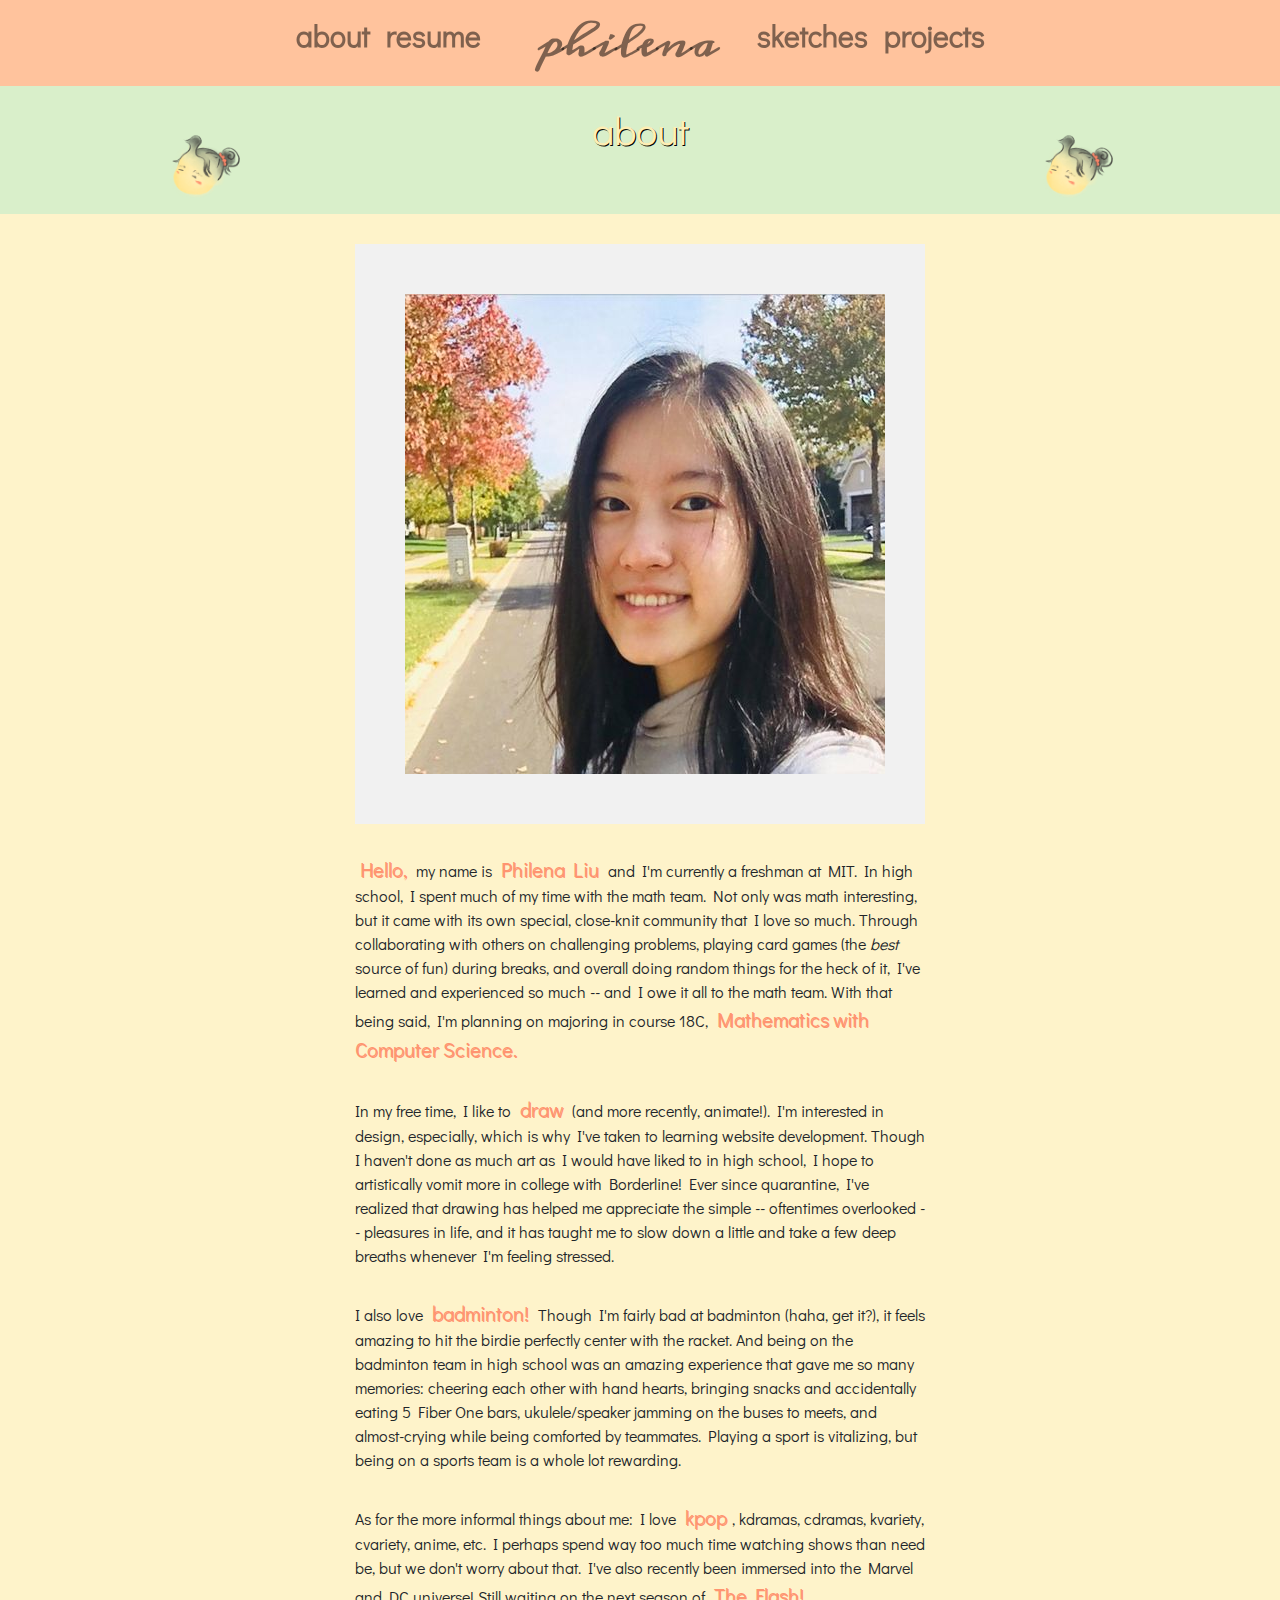
<file: about.html>
<!DOCTYPE html>
<html lang="en">
<head>
	<meta name="viewport" content="width=device-width, initial-scale=1.0"> <!-- should do this on all sites, sets width of page to follow screen width of device, sets initial zoom level-->
	<meta http-equiv="Content-Type" content="text/html; charset=utf-8">
	<!-- Latest compiled and minified CSS -->
	<link rel="stylesheet" href="https://maxcdn.bootstrapcdn.com/bootstrap/4.5.2/css/bootstrap.min.css">

	<!-- jQuery library -->
	<script src="https://ajax.googleapis.com/ajax/libs/jquery/3.5.1/jquery.min.js"></script>

	<!-- Popper JS -->
	<script src="https://cdnjs.cloudflare.com/ajax/libs/popper.js/1.16.0/umd/popper.min.js"></script>

	<!-- Latest compiled JavaScript -->
	<script src="https://maxcdn.bootstrapcdn.com/bootstrap/4.5.2/js/bootstrap.min.js"></script>

	<link rel= "stylesheet" href="mystyle.css">

	<link href='https://fonts.googleapis.com/css?family=Nothing You Could Do' rel='stylesheet'>
	<link href='https://fonts.googleapis.com/css?family=Meddon' rel='stylesheet'>
	<link rel="stylesheet" href="https://fonts.googleapis.com/css?family=Didact Gothic">
	<style type="text/css">
</style>
 <link rel = "icon" href ="icon.png" type = "image/x-icon" height = 32px> 
<title>about</title>
</head>
<body>

<!-- navigation bar -->
	<nav class="navbar navbar-expand-sm navbar navbar-light sticky-top"> <!-- expand stacks vertically if on small screen -->

		<!-- hamburger -->
		<button class="navbar-toggler" type="button" data-toggle="collapse" data-target="#navbarSupportedContent"
      		aria-controls="navbarSupportedContent" aria-expanded="false" aria-label="Toggle navigation">
      		<span class="navbar-toggler-icon"></span>
    	</button>

    	<!-- links -->
    	<div class="collapse navbar-collapse" id="navbarSupportedContent">
		  
		  <ul class="navbar-nav mx-auto">
		    <li class="nav-item">
		    	<a class="nav-link" href="about.html">about</a>
		    </li>
		    <li class="nav-item">
		    	<a class="nav-link" href="./resume.pdf">resume</a>
		    </li>
		    <li class="nav-item">
		    	<a id = "philomena" class="nav-link" href="index.html">philena</a>
		    </li>
		    <li class="nav-item">
		    	<a class="nav-link" href="art.html">sketches</a>
		    </li>
		    <li class="nav-item">
		    	<a class="nav-link" href="projects.html">projects</a>
		    </li>
		  </ul>
		</div>
	</nav>

<audio id = "music" src = "music.mp3"></audio>
	<script type="text/javascript">
		var music = document.getElementById("music");
		music.loop = true;
		var play = false;
		music.volume = 0.2;
		function playAudio() {
			play = true
  			music.play();
			}

		function pauseAudio() {
			play = false;
		  	music.pause();
		}

		function audioControl(){
			if (play){
				pauseAudio();
			}
			else{
				playAudio();
			}
		}

</script>
<div class="container-fluid px-0 header">
	<div class="row">
		<button id = "button1" class= "col" style = 
		"background-color: Transparent;
		background-repeat:no-repeat;
		border: none;
		cursor:pointer;
		overflow: hidden;
		outline:none;
		display: inline" 
		type="button" onclick="audioControl()"><img id="face" src="Cloud-Swan.png" style = "height: 100px"></button>
		<h1 class= "col" >about</h1>
		<button class= "col" id = "button2" style = 
		"background-color: Transparent;
		background-repeat:no-repeat;
		border: none;
		cursor:pointer;
		overflow: hidden;
		outline:none;
		display: inline;" 
		type="button" onclick="audioControl()"><img id="face" src="Cloud-Swan.png" style = "height: 100px"></button>
	</div>
	
	</div>
<div id="about" class="container-sm">
	<div id="photo">
	<img id="me" src="PL.jpg" style="display: block; margin-left: auto;
    margin-right: auto; padding: 50px">
</div>
	<p> <span>Hello,</span> my name is <span>Philena Liu</span> and I'm currently a freshman at MIT. In high school, I spent much of my time with the math team. Not only was math interesting, but it came with its own special, close-knit community that I love so much. Through collaborating with others on challenging problems, playing card games (the <i>best</i> source of fun) during breaks, and overall doing random things for the heck of it, I've learned and experienced so much -- and I owe it all to the math team. With that being said, I'm planning on majoring in course 18C, <span>Mathematics with Computer Science.</span> </p>
	<p>In my free time, I like to <span>draw</span> (and more recently, animate!). I'm interested in design, especially, which is why I've taken to learning website development. Though I haven't done as much art as I would have liked to in high school, I hope to artistically vomit more in college with Borderline! Ever since quarantine, I've realized that drawing has helped me appreciate the simple -- oftentimes overlooked -- pleasures in life, and it has taught me to slow down a little and take a few deep breaths whenever I'm feeling stressed.</p>
	<p>I also love <span>badminton!</span> Though I'm fairly bad at badminton (haha, get it?), it feels amazing to hit the birdie perfectly center with the racket. And being on the badminton team in high school was an amazing experience that gave me so many memories: cheering each other with hand hearts, bringing snacks and accidentally eating 5 Fiber One bars, ukulele/speaker jamming on the buses to meets, and almost-crying while being comforted by teammates. Playing a sport is vitalizing, but being on a sports team is a whole lot rewarding.</p>
	<p>As for the more informal things about me: I love <span>kpop</span>, kdramas, cdramas, kvariety, cvariety, anime, etc. I perhaps spend way too much time watching shows than need be, but we don't worry about that. I've also recently been immersed into the Marvel and DC universe! Still waiting on the next season of <span>The Flash!</span></p>

</div>

<style>
	@media screen and (max-width: 600px) {
	
  
	#button2 {
	  display: none !important;
	
	}
	#button1 {
		/* position: fixed !important; */
		padding: 0 35% !important;
		width: 200px !important;
	}
	#me {
		width: 240px !important;
		padding: 20px !important;
	}
	#photo {
		width: 240px !important;
	}
	#about {
		width: 250px !important;
	}
	}
</style>
</body>
</html>
</file>
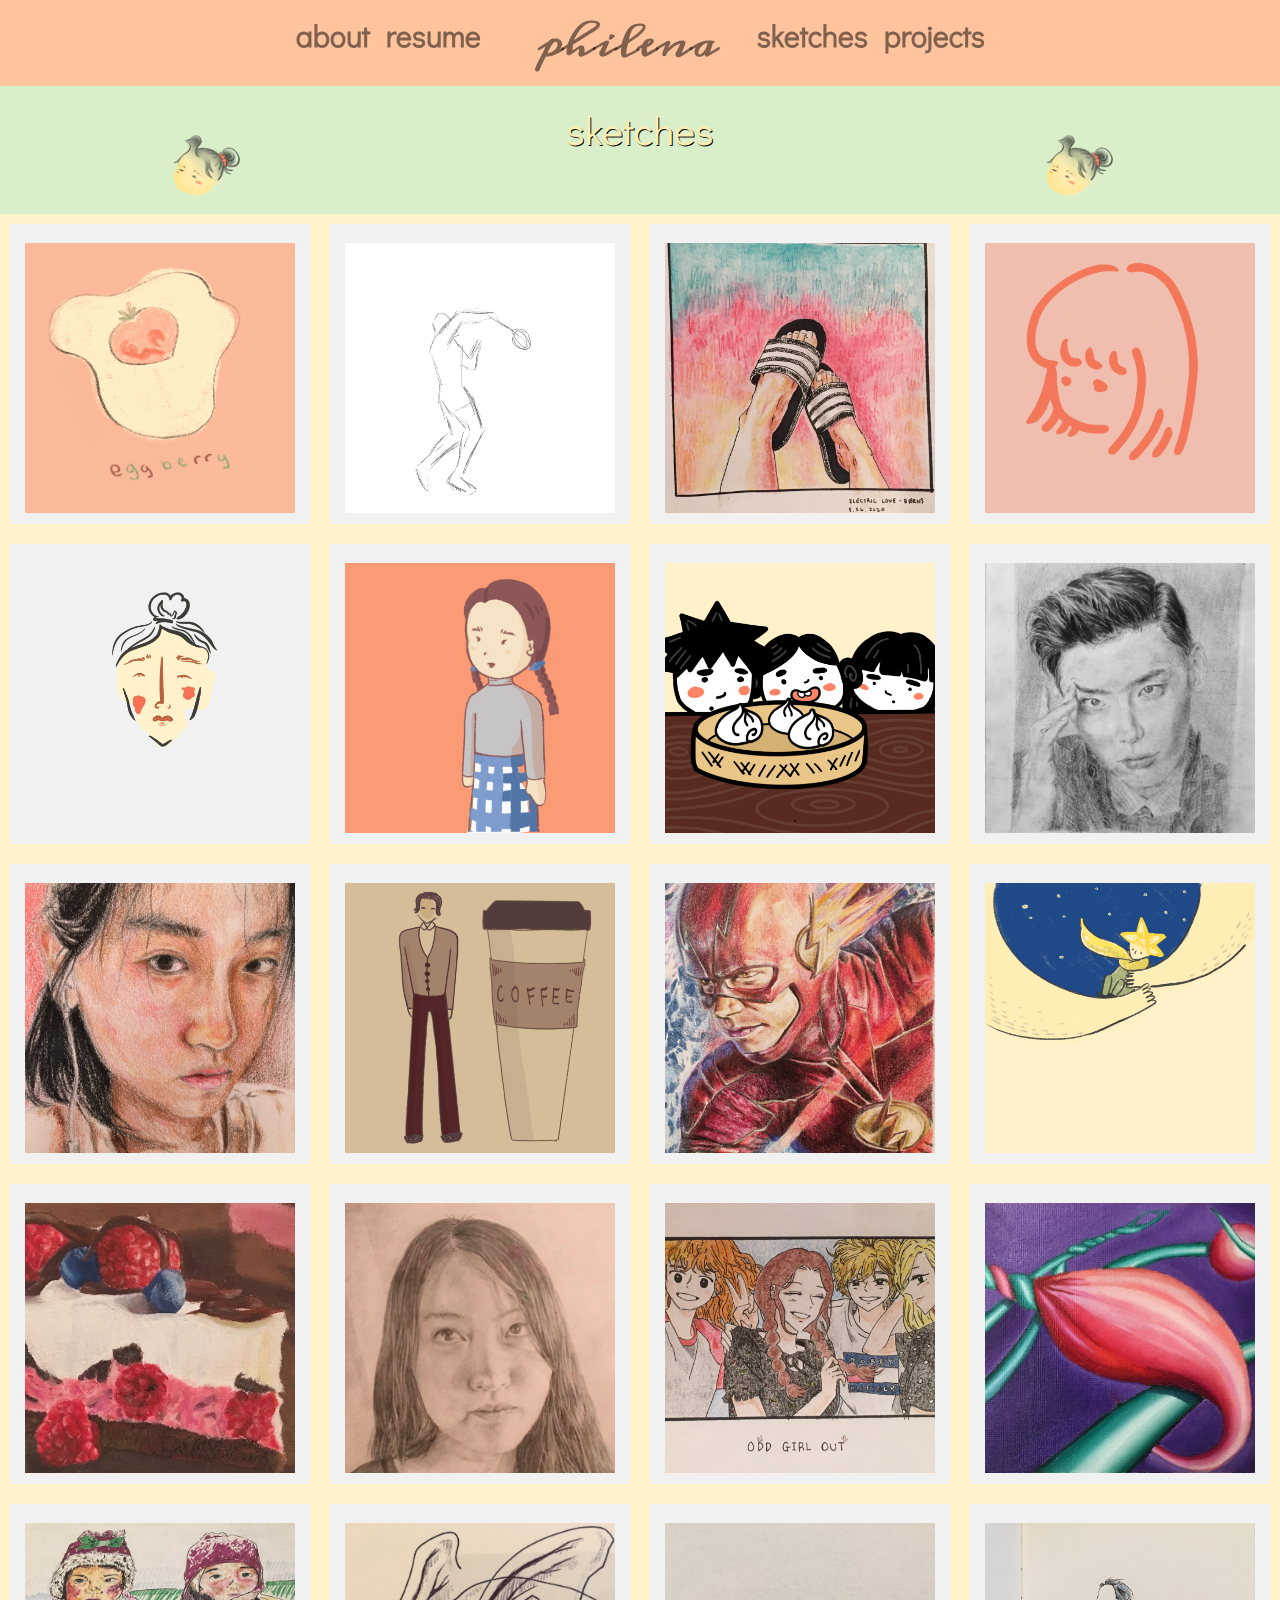
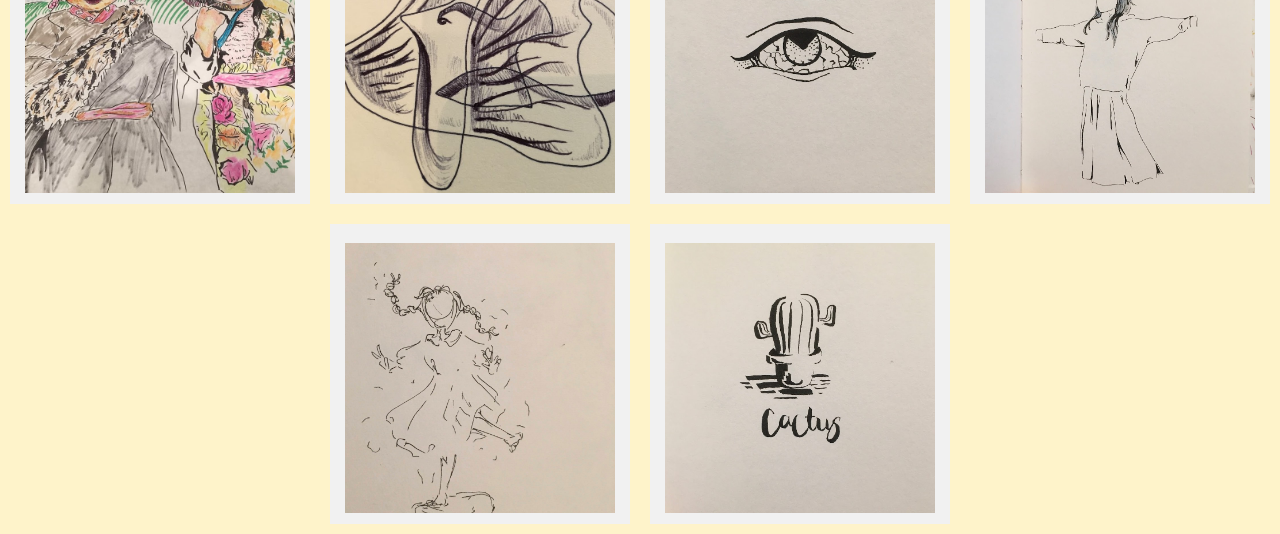
<file: art.html>
<!DOCTYPE html>
<html lang="en">
<head>
<meta name="viewport" content="width=device-width, initial-scale=1.0"> <!-- should do this on all sites, sets width of page to follow screen width of device, sets initial zoom level-->
	<meta http-equiv="Content-Type" content="text/html; charset=utf-8">
	<!-- Latest compiled and minified CSS -->
	<link rel="stylesheet" href="https://maxcdn.bootstrapcdn.com/bootstrap/4.5.2/css/bootstrap.min.css">

	<!-- jQuery library -->
	<script src="https://ajax.googleapis.com/ajax/libs/jquery/3.5.1/jquery.min.js"></script>

	<!-- Popper JS -->
	<script src="https://cdnjs.cloudflare.com/ajax/libs/popper.js/1.16.0/umd/popper.min.js"></script>

	<!-- Latest compiled JavaScript -->
	<script src="https://maxcdn.bootstrapcdn.com/bootstrap/4.5.2/js/bootstrap.min.js"></script>

	<link rel= "stylesheet" href="mystyle.css">
	<link rel="stylesheet" href="https://fonts.googleapis.com/css?family=Didact Gothic">
	
	<link href='https://fonts.googleapis.com/css?family=Meddon' rel='stylesheet'>
	<link href='https://fonts.googleapis.com/css?family=Nothing You Could Do' rel='stylesheet'>
	<style type="text/css">
	
</style>
 <link rel = "icon" href ="icon.png" type = "image/x-icon"> 
	<title>sketches</title>
</head>
<body>
	<!-- navigation bar -->
	<nav class="navbar navbar-expand-sm navbar navbar-light sticky-top"> <!-- expand stacks vertically if on small screen -->

		<!-- hamburger -->
		<button class="navbar-toggler" type="button" data-toggle="collapse" data-target="#navbarSupportedContent"
      		aria-controls="navbarSupportedContent" aria-expanded="false" aria-label="Toggle navigation">
      		<span class="navbar-toggler-icon"></span>
    	</button>

    	<!-- links -->
    	<div class="collapse navbar-collapse" id="navbarSupportedContent">
		  
		  <ul class="navbar-nav mx-auto">
		    <li class="nav-item">
		    	<a class="nav-link" href="about.html">about</a>
		    </li>
		    <li class="nav-item">
		    	<a class="nav-link" href="./resume.pdf">resume</a>
		    </li>
		    <li class="nav-item">
		    	<a id = "philomena" class="nav-link" href="index.html">philena</a>
		    </li>
		    <li class="nav-item">
		    	<a class="nav-link" href="art.html">sketches</a>
		    </li>
		    <li class="nav-item">
		    	<a class="nav-link" href="projects.html">projects</a>
		    </li>
		  </ul>
		</div>
	</nav>
	<audio id = "music" src = "music.mp3"></audio>
	<script type="text/javascript">
		var music = document.getElementById("music");
		music.loop = true;
		var play = false;
		music.volume = 0.2;
		function playAudio() {
			play = true
  			music.play();
			}

		function pauseAudio() {
			play = false;
		  	music.pause();
		}

		function audioControl(){
			if (play){
				pauseAudio();
			}
			else{
				playAudio();
			}
		}

</script>
<div class="container-fluid px-0 header">
	<div class="row">
		<button id = "button1" class= "col" style = 
		"background-color: Transparent;
		background-repeat:no-repeat;
		border: none;
		cursor:pointer;
		overflow: hidden;
		outline:none;
		display: inline" 
		type="button" onclick="audioControl()"><img id="face" src="Cloud-Swan.png" style = "height: 100px"></button>
		<h1 class= "col" >sketches</h1>
		<button class= "col" id = "button2" style = 
		"background-color: Transparent;
		background-repeat:no-repeat;
		border: none;
		cursor:pointer;
		overflow: hidden;
		outline:none;
		display: inline;" 
		type="button" onclick="audioControl()"><img id="face" src="Cloud-Swan.png" style = "height: 100px"></button>
	</div>
	</div>
	
	<div class="flex-container">

		<div><img class="art" src=".\art\eggberry.GIF"></div>
		<div><img class="art" src=".\art\badminton.GIF"></div>
		<div><img class="art" src=".\art\slides.JPG"></div>
		<div><img class="art" src=".\art\girl.gif"></div>
		<div><img class="art" src=".\art\woman.PNG"></div>
		<div><img class="art" src=".\art\anothergirl.gif"></div>
		<div><img class="art" src=".\art\baozi.PNG"></div>
		<div><img class="art" src=".\art\jongsuk.JPG"></div>
		<div><img class="art" src=".\art\me.JPG"></div>
		<div><img class="art" src=".\art\coffee.png"></div>
		<div><img class="art" src=".\art\flash.JPG"></div>
		<div><img class="art" src=".\art\prince.png"></div>
		<div><img class="art" src=".\art\cake.jpg"></div>
		<div><img class="art" src=".\art\me2.JPG"></div>
		<div><img class="art" src=".\art\oddgirl.JPG"></div>
		<div><img class="art" src=".\art\ball.jpg"></div>
		<div><img class="art" src=".\art\indonesia.jpg"></div>
		<div><img class="art" src=".\art\bird.jpg"></div>
		<div><img class="art" src=".\art\zombie.jpg"></div>
		<div><img class="art" src=".\art\blueming.jpg"></div>
		<div><img class="art" src=".\art\braid.jpg"></div>
		<div><img class="art" src=".\art\cactus.jpg"></div>
	</div>
	<style>
		@media screen and (max-width: 600px) {
		
	  
		#button2 {
		  display: none !important;
		
		}
		#button1 {
			/* position: fixed !important; */
			padding: 0 35% !important;
			width: 200px !important;
		}
		}
	</style>
</body>


</html>
</file>
<file: mystyle.css>
/*margin is how far away the element's sides are from window??
padding is how far the content is away from the element's borders??
width: width of element's content area (portion inside padding, border, and margin of elmenet)*/
/*body {
  background-image: url("Cloud-Swan.png");
  background-repeat: no-repeat;
  background-position: center top;
  background-size: 300px 300px;
  overflow: scroll;
}*/
/*h1 {
	border-style: solid;
	border-width: 5px 2px;
	border-color: rgba(153, 230, 255, .4);
	width: 170px;
	margin: auto;
	font-size: 2em;
	padding: 25px;
	text-align: center;
	text-shadow: 2px 3px 5px horiz, vertical, blurrgba(153, 230, 255, .4);
}
*/
@media screen and (max-width: 1100px) {
	
  
  #philomena {
    font-size: 20px !important;
  
  }
  .nav-link{
    font-size: 15px!important;
    }

}


ul {

  	list-style-type: none;
  	margin: 0;
  	padding: 0;
}
li {
	
  	/* display: inline; */
}

body {
	background-color: rgba(254,238,180,.7);
	font-family: "Didact Gothic";
}


.sticky-top {
	/* height: 150px; */
	background-color: rgba(255,148,112,.5);
}
#philomena {
	font-size: 40px;
    font-weight: bold;
    margin-right: 10px;
    margin-left: 30px;
    padding: 5px 20px;
	font-family: "Meddon";

}
.nav-link{
	font-size: 30px;
    font-weight: bold;
    padding: 5px;
    font-family: "Didact Gothic";
  }

.nav-link:hover {
    color: rgba(254,238,180,.7) !important;
    transition-duration: .2s;
  }

.project_names {
  background-color: rgba(255,148,112,.5);
}

 .container-fluid{
 	/*background-color: rgba(254,238,180,.7);*/

 	background-color: rgba(201,237,202,.7); /*rgba(218,243,241,.7);*/

 }
.col {
  margin-top: 20px !important;
}

 h1{
 	height: 100px;
 	text-align: center;
 	font-size: 40px;
 	color: rgba(254,238,180,1);
 	text-shadow: 1px 1px 0 #000;
 }

.flex-container {

  display: flex;
  flex-wrap: wrap;
  justify-content: center;
  align-items: center;
}

.flex-container > div {
  background-color: #f1f1f1;
  width: 300px;
  height: 300px;
  margin: 10px;
  text-align: center;
  line-height: 300px;
  font-size: 30px;
}
#photo{
  background-color: #f1f1f1;
}
span{
  font-size: 20px;
  color: rgba(255,148,112,1);
  text-shadow: 1px 1px 0 ;
  margin: 5px;
}

.art, .proj{
	  padding: 15px;
    width: 300px;
    height: 300px;
    object-fit: cover;
  }

 .art:hover {
    opacity: 0.1;
    cursor: pointer;
    transition-duration: 0.2s;
  }
 #pic:hover {
	  opacity: 0.3;
    cursor: pointer;
    transition-duration: 0.2s;
}
  #about{
  	margin-top: 30px;
  	width: 600px;
  }
  #intro{
    padding-top: 100px;
    font-size: 10px;
  }
  p{
    margin-top: 30px;
  }

  a{
    color: #000000;
  }
  a:hover{
    color: rgba(255,148,112,1);
  }
/*
  #project {
  padding: 50px;
  background-color: #f1f1f1;
  width: 500px;
  margin: 10px;
  text-align: center;
  line-height: 500px;
  font-size: 30px;
  }*/
/*pseudo classes. a:hover must come after a:link and a:visited. a:active must come after a:hover*/
/*h1 {
  color: navy;
  margin-left: 20px;
}*/
</file>
